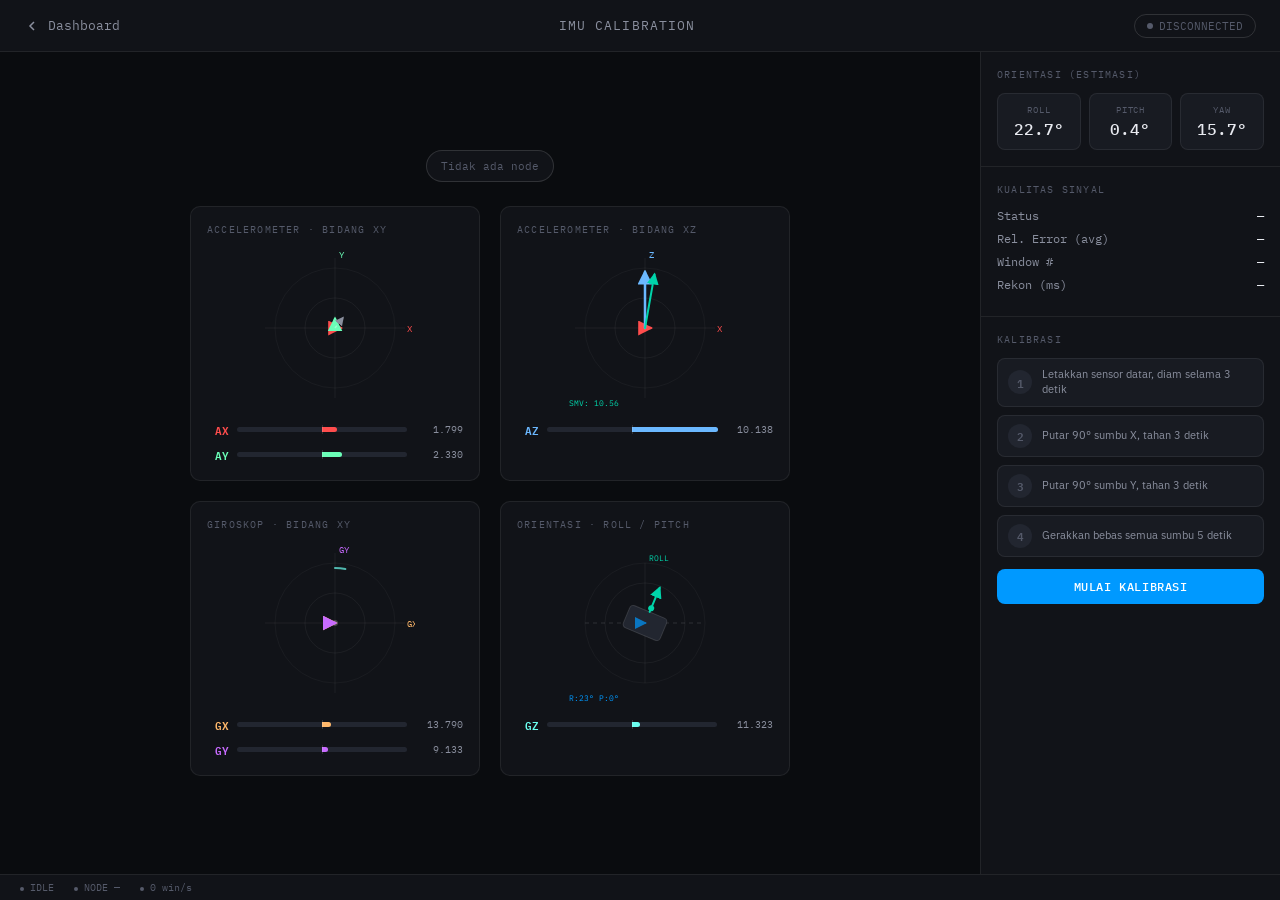
<file: server/static/calibration.html>
<!DOCTYPE html>
<html lang="id">
<head>
<meta charset="UTF-8">
<meta name="viewport" content="width=device-width, initial-scale=1.0">
<title>IMU Calibration — Health Monitor</title>
<style>
@import url('https://fonts.googleapis.com/css2?family=IBM+Plex+Mono:wght@400;500;600&family=IBM+Plex+Sans:wght@300;400;500;600&display=swap');

*, *::before, *::after { box-sizing: border-box; margin: 0; padding: 0; }

:root {
  --bg: #0a0c0f;
  --surface: #111318;
  --surface2: #181b22;
  --surface3: #222630;
  --border: rgba(255,255,255,0.07);
  --border2: rgba(255,255,255,0.13);
  --text: #e8eaf0;
  --text2: #8a8f9e;
  --text3: #555a6a;
  --accent: #00d4aa;
  --accent2: #0099ff;
  --warn: #f5a623;
  --danger: #ff4d4d;
  --ok: #00d4aa;
  --mono: 'IBM Plex Mono', monospace;
  --sans: 'IBM Plex Sans', sans-serif;
  --header-height: 52px;
}

body {
  background: var(--bg);
  color: var(--text);
  font-family: var(--sans);
  font-size: 14px;
  min-height: 100vh;
  overflow: hidden;
  display: flex;
  flex-direction: column;
}

header {
  display: flex;
  align-items: center;
  justify-content: space-between;
  padding: 0 24px;
  height: var(--header-height);
  background: var(--surface);
  border-bottom: 1px solid var(--border);
  flex-shrink: 0;
}

.back-btn {
  display: flex;
  align-items: center;
  gap: 8px;
  color: var(--text2);
  text-decoration: none;
  font-size: 13px;
  font-family: var(--mono);
  transition: color 0.2s;
}
.back-btn:hover { color: var(--text); }

.header-title {
  font-size: 13px;
  font-family: var(--mono);
  color: var(--text2);
  letter-spacing: 0.08em;
  text-transform: uppercase;
}

.ws-badge {
  display: flex;
  align-items: center;
  gap: 6px;
  font-family: var(--mono);
  font-size: 11px;
  padding: 4px 12px;
  border-radius: 20px;
  border: 1px solid var(--border2);
  color: var(--text3);
  transition: all 0.3s;
}
.ws-badge.connected { color: var(--ok); border-color: rgba(0,212,170,0.3); }
.ws-badge.error { color: var(--danger); border-color: rgba(255,77,77,0.3); }
.ws-dot { width: 6px; height: 6px; border-radius: 50%; background: currentColor; }
.ws-dot.pulse { animation: blink 2s ease-in-out infinite; }
@keyframes blink { 0%,100%{opacity:1} 50%{opacity:0.3} }

/* MAIN LAYOUT */
.main {
  display: grid;
  grid-template-columns: 1fr 300px;
  flex: 1;
  overflow: hidden;
  min-height: 0;
}

/* CENTER ARROW VISUALIZATION */
.vis-area {
  display: flex;
  flex-direction: column;
  align-items: center;
  justify-content: center;
  position: relative;
  background: var(--bg);
  gap: 24px;
  padding: 24px;
  overflow: hidden;
}

.vis-title {
  font-family: var(--mono);
  font-size: 10px;
  color: var(--text3);
  letter-spacing: 0.14em;
  text-transform: uppercase;
}

/* Arrow diagram panels */
.arrows-grid {
  display: grid;
  grid-template-columns: 1fr 1fr;
  gap: 20px;
  width: 100%;
  max-width: 600px;
}

.arrow-panel {
  background: var(--surface);
  border: 1px solid var(--border);
  border-radius: 10px;
  padding: 16px;
  display: flex;
  flex-direction: column;
  align-items: center;
  gap: 12px;
}

.panel-label {
  font-family: var(--mono);
  font-size: 10px;
  color: var(--text3);
  letter-spacing: 0.12em;
  text-transform: uppercase;
  align-self: flex-start;
}

.arrow-stage {
  position: relative;
  width: 160px;
  height: 160px;
  flex-shrink: 0;
}

/* SVG arrow stage background grid */
.arrow-stage svg { width: 100%; height: 100%; }

/* Individual axis arrows (per panel, shown by position) */
.axis-arrows {
  display: flex;
  flex-direction: column;
  gap: 6px;
  width: 100%;
}

.axis-row {
  display: flex;
  align-items: center;
  gap: 8px;
}
.axis-tag {
  font-family: var(--mono);
  font-size: 11px;
  font-weight: 600;
  width: 22px;
  flex-shrink: 0;
  text-align: right;
}
.axis-bar-bg {
  flex: 1;
  height: 5px;
  background: var(--surface3);
  border-radius: 3px;
  overflow: visible;
  position: relative;
}
/* Center divider */
.axis-bar-bg::after {
  content: '';
  position: absolute;
  left: 50%;
  top: -2px;
  width: 1px;
  height: 9px;
  background: var(--border2);
}
.axis-bar-pos {
  position: absolute;
  left: 50%;
  top: 0;
  height: 100%;
  border-radius: 0 3px 3px 0;
  transition: width 0.08s linear;
}
.axis-bar-neg {
  position: absolute;
  right: 50%;
  top: 0;
  height: 100%;
  border-radius: 3px 0 0 3px;
  transition: width 0.08s linear;
}
.axis-val {
  font-family: var(--mono);
  font-size: 10px;
  color: var(--text2);
  width: 48px;
  text-align: right;
  flex-shrink: 0;
}

/* Node selector */
.node-selector {
  display: flex;
  gap: 6px;
  background: var(--surface);
  border: 1px solid var(--border2);
  border-radius: 24px;
  padding: 4px 8px;
}
.node-btn {
  background: transparent;
  border: none;
  color: var(--text2);
  font-family: var(--mono);
  font-size: 11px;
  padding: 4px 14px;
  border-radius: 20px;
  cursor: pointer;
  transition: all 0.2s;
}
.node-btn.active { background: var(--accent); color: #000; font-weight: 600; }
.node-btn:hover:not(.active) { color: var(--text); }

/* SIDEBAR */
.sidebar {
  background: var(--surface);
  border-left: 1px solid var(--border);
  display: flex;
  flex-direction: column;
  overflow-y: auto;
}

.sidebar-section {
  padding: 16px;
  border-bottom: 1px solid var(--border);
}
.sidebar-section:last-child { border-bottom: none; }

.section-label {
  font-family: var(--mono);
  font-size: 10px;
  color: var(--text3);
  letter-spacing: 0.12em;
  text-transform: uppercase;
  margin-bottom: 12px;
}

/* ORIENTATION CARDS */
.orient-grid {
  display: grid;
  grid-template-columns: repeat(3, 1fr);
  gap: 8px;
}
.orient-card {
  background: var(--surface2);
  border: 1px solid var(--border);
  border-radius: 8px;
  padding: 10px 6px;
  text-align: center;
}
.orient-card-lbl {
  font-family: var(--mono);
  font-size: 9px;
  color: var(--text3);
  letter-spacing: 0.1em;
  text-transform: uppercase;
  margin-bottom: 4px;
}
.orient-card-val {
  font-family: var(--mono);
  font-size: 16px;
  font-weight: 500;
  color: var(--text);
}

/* QUALITY */
.quality-row {
  display: flex;
  align-items: center;
  justify-content: space-between;
  margin-bottom: 8px;
  font-size: 12px;
}
.quality-label { color: var(--text2); font-family: var(--mono); }
.quality-val { font-family: var(--mono); color: var(--text); }
.quality-val.ok { color: var(--ok); }
.quality-val.warn { color: var(--warn); }
.quality-val.bad { color: var(--danger); }

/* CALIBRATION STEPS */
.calib-steps { display: flex; flex-direction: column; gap: 8px; }

.calib-step {
  display: flex;
  align-items: center;
  gap: 10px;
  padding: 8px 10px;
  background: var(--surface2);
  border: 1px solid var(--border);
  border-radius: 8px;
  transition: all 0.3s;
}
.calib-step.active { border-color: rgba(0,153,255,0.4); background: rgba(0,153,255,0.06); }
.calib-step.done  { border-color: rgba(0,212,170,0.3);  background: rgba(0,212,170,0.04); }

.step-icon {
  width: 24px; height: 24px;
  border-radius: 50%;
  display: flex; align-items: center; justify-content: center;
  font-size: 11px; font-weight: 600;
  flex-shrink: 0;
  background: var(--surface3);
  color: var(--text3);
  font-family: var(--mono);
  transition: all 0.3s;
}
.calib-step.active .step-icon { background: var(--accent2); color: #fff; }
.calib-step.done  .step-icon { background: var(--ok); color: #000; }

.step-text { font-size: 11px; color: var(--text2); line-height: 1.4; }
.calib-step.active .step-text { color: var(--text); }

.calib-btn {
  width: 100%;
  padding: 10px;
  background: var(--accent2);
  border: none;
  border-radius: 8px;
  color: white;
  font-family: var(--mono);
  font-size: 12px;
  font-weight: 500;
  cursor: pointer;
  margin-top: 12px;
  transition: all 0.2s;
  letter-spacing: 0.05em;
}
.calib-btn:hover:not(:disabled) { background: #33aeff; }
.calib-btn:active:not(:disabled) { transform: scale(0.98); }
.calib-btn:disabled { background: var(--surface3); color: var(--text3); cursor: not-allowed; }

/* STATUS BAR */
.status-bar {
  padding: 6px 20px;
  background: var(--surface);
  border-top: 1px solid var(--border);
  display: flex;
  align-items: center;
  gap: 20px;
  font-family: var(--mono);
  font-size: 10px;
  color: var(--text3);
  flex-shrink: 0;
}
.status-dot { width: 4px; height: 4px; border-radius: 50%; background: var(--text3); display: inline-block; margin-right: 6px; }
.status-dot.live { background: var(--ok); animation: blink 2s infinite; }

.sidebar::-webkit-scrollbar { width: 4px; }
.sidebar::-webkit-scrollbar-track { background: transparent; }
.sidebar::-webkit-scrollbar-thumb { background: var(--surface3); border-radius: 2px; }
</style>
</head>
<body>

<header>
  <a href="/" class="back-btn">
    <svg width="16" height="16" viewBox="0 0 16 16" fill="none" stroke="currentColor" stroke-width="1.5">
      <path d="M10 12L6 8l4-4"/>
    </svg>
    Dashboard
  </a>
  <span class="header-title">IMU Calibration</span>
  <div class="ws-badge" id="wsBadge">
    <span class="ws-dot" id="wsDot"></span>
    <span id="wsLabel">DISCONNECTED</span>
  </div>
</header>

<div class="main">

  <!-- ARROW VISUALIZATION AREA -->
  <div class="vis-area">

    <div class="node-selector" id="nodeSel">
      <span style="font-family:var(--mono);font-size:11px;color:var(--text3);padding:4px 6px;">Tidak ada node</span>
    </div>

    <div class="arrows-grid">

      <!-- ACCELEROMETER XY PLANE -->
      <div class="arrow-panel">
        <span class="panel-label">Accelerometer · Bidang XY</span>
        <div class="arrow-stage">
          <svg id="svgAccXY" viewBox="0 0 160 160" xmlns="http://www.w3.org/2000/svg">
            <defs>
              <marker id="arrowR" markerWidth="6" markerHeight="6" refX="5" refY="3" orient="auto">
                <path d="M0,0 L6,3 L0,6 Z" fill="#ff4d4d"/>
              </marker>
              <marker id="arrowG" markerWidth="6" markerHeight="6" refX="5" refY="3" orient="auto">
                <path d="M0,0 L6,3 L0,6 Z" fill="#6bffb8"/>
              </marker>
              <marker id="arrowW" markerWidth="6" markerHeight="6" refX="5" refY="3" orient="auto">
                <path d="M0,0 L6,3 L0,6 Z" fill="#8a8f9e"/>
              </marker>
            </defs>
            <!-- Grid crosshair -->
            <line x1="80" y1="10" x2="80" y2="150" stroke="rgba(255,255,255,0.06)" stroke-width="1"/>
            <line x1="10" y1="80" x2="150" y2="80" stroke="rgba(255,255,255,0.06)" stroke-width="1"/>
            <circle cx="80" cy="80" r="30" fill="none" stroke="rgba(255,255,255,0.05)" stroke-width="1"/>
            <circle cx="80" cy="80" r="60" fill="none" stroke="rgba(255,255,255,0.04)" stroke-width="1"/>
            <!-- Axis labels -->
            <text x="152" y="84" font-family="IBM Plex Mono,monospace" font-size="9" fill="#ff4d4d">X</text>
            <text x="84" y="10" font-family="IBM Plex Mono,monospace" font-size="9" fill="#6bffb8">Y</text>
            <!-- Center dot -->
            <circle cx="80" cy="80" r="3" fill="rgba(255,255,255,0.2)"/>
            <!-- Dynamic arrow: ax direction -->
            <line id="arrowAX" x1="80" y1="80" x2="80" y2="80"
                  stroke="#ff4d4d" stroke-width="2.5" stroke-linecap="round"
                  marker-end="url(#arrowR)"/>
            <!-- Dynamic arrow: ay direction -->
            <line id="arrowAY" x1="80" y1="80" x2="80" y2="80"
                  stroke="#6bffb8" stroke-width="2.5" stroke-linecap="round"
                  marker-end="url(#arrowG)"/>
            <!-- Resultant vector -->
            <line id="arrowAXY" x1="80" y1="80" x2="80" y2="80"
                  stroke="rgba(255,255,255,0.35)" stroke-width="1.5" stroke-dasharray="3,3"
                  marker-end="url(#arrowW)"/>
          </svg>
        </div>
        <div class="axis-arrows">
          <div class="axis-row">
            <span class="axis-tag" style="color:#ff4d4d">AX</span>
            <div class="axis-bar-bg">
              <div class="axis-bar-pos" id="barAxPos" style="background:#ff4d4d;width:0%"></div>
              <div class="axis-bar-neg" id="barAxNeg" style="background:#ff4d4d;width:0%"></div>
            </div>
            <span class="axis-val" id="valAx">0.000</span>
          </div>
          <div class="axis-row">
            <span class="axis-tag" style="color:#6bffb8">AY</span>
            <div class="axis-bar-bg">
              <div class="axis-bar-pos" id="barAyPos" style="background:#6bffb8;width:0%"></div>
              <div class="axis-bar-neg" id="barAyNeg" style="background:#6bffb8;width:0%"></div>
            </div>
            <span class="axis-val" id="valAy">0.000</span>
          </div>
        </div>
      </div>

      <!-- ACCELEROMETER Z + SMV -->
      <div class="arrow-panel">
        <span class="panel-label">Accelerometer · Bidang XZ</span>
        <div class="arrow-stage">
          <svg id="svgAccXZ" viewBox="0 0 160 160" xmlns="http://www.w3.org/2000/svg">
            <defs>
              <marker id="arrowB" markerWidth="6" markerHeight="6" refX="5" refY="3" orient="auto">
                <path d="M0,0 L6,3 L0,6 Z" fill="#6bb8ff"/>
              </marker>
              <marker id="arrowR2" markerWidth="6" markerHeight="6" refX="5" refY="3" orient="auto">
                <path d="M0,0 L6,3 L0,6 Z" fill="#ff4d4d"/>
              </marker>
              <marker id="arrowAccel" markerWidth="6" markerHeight="6" refX="5" refY="3" orient="auto">
                <path d="M0,0 L6,3 L0,6 Z" fill="#00d4aa"/>
              </marker>
            </defs>
            <line x1="80" y1="10" x2="80" y2="150" stroke="rgba(255,255,255,0.06)" stroke-width="1"/>
            <line x1="10" y1="80" x2="150" y2="80" stroke="rgba(255,255,255,0.06)" stroke-width="1"/>
            <circle cx="80" cy="80" r="30" fill="none" stroke="rgba(255,255,255,0.05)" stroke-width="1"/>
            <circle cx="80" cy="80" r="60" fill="none" stroke="rgba(255,255,255,0.04)" stroke-width="1"/>
            <text x="152" y="84" font-family="IBM Plex Mono,monospace" font-size="9" fill="#ff4d4d">X</text>
            <text x="84" y="10" font-family="IBM Plex Mono,monospace" font-size="9" fill="#6bb8ff">Z</text>
            <circle cx="80" cy="80" r="3" fill="rgba(255,255,255,0.2)"/>
            <line id="arrowAX2" x1="80" y1="80" x2="80" y2="80"
                  stroke="#ff4d4d" stroke-width="2.5" stroke-linecap="round"
                  marker-end="url(#arrowR2)"/>
            <line id="arrowAZ" x1="80" y1="80" x2="80" y2="80"
                  stroke="#6bb8ff" stroke-width="2.5" stroke-linecap="round"
                  marker-end="url(#arrowB)"/>
            <!-- Gravity vector (SMV resultant) -->
            <line id="arrowSMV" x1="80" y1="80" x2="80" y2="80"
                  stroke="#00d4aa" stroke-width="2" stroke-linecap="round"
                  marker-end="url(#arrowAccel)"/>
            <text x="4" y="158" font-family="IBM Plex Mono,monospace" font-size="8" fill="#00d4aa" id="smvLabel">SMV: 0.00</text>
          </svg>
        </div>
        <div class="axis-arrows">
          <div class="axis-row">
            <span class="axis-tag" style="color:#6bb8ff">AZ</span>
            <div class="axis-bar-bg">
              <div class="axis-bar-pos" id="barAzPos" style="background:#6bb8ff;width:0%"></div>
              <div class="axis-bar-neg" id="barAzNeg" style="background:#6bb8ff;width:0%"></div>
            </div>
            <span class="axis-val" id="valAz">0.000</span>
          </div>
        </div>
      </div>

      <!-- GYROSCOPE XY -->
      <div class="arrow-panel">
        <span class="panel-label">Giroskop · Bidang XY</span>
        <div class="arrow-stage">
          <svg id="svgGyrXY" viewBox="0 0 160 160" xmlns="http://www.w3.org/2000/svg">
            <defs>
              <marker id="arrowO" markerWidth="6" markerHeight="6" refX="5" refY="3" orient="auto">
                <path d="M0,0 L6,3 L0,6 Z" fill="#ffb86b"/>
              </marker>
              <marker id="arrowP" markerWidth="6" markerHeight="6" refX="5" refY="3" orient="auto">
                <path d="M0,0 L6,3 L0,6 Z" fill="#c86bff"/>
              </marker>
            </defs>
            <line x1="80" y1="10" x2="80" y2="150" stroke="rgba(255,255,255,0.06)" stroke-width="1"/>
            <line x1="10" y1="80" x2="150" y2="80" stroke="rgba(255,255,255,0.06)" stroke-width="1"/>
            <circle cx="80" cy="80" r="30" fill="none" stroke="rgba(255,255,255,0.05)" stroke-width="1"/>
            <circle cx="80" cy="80" r="60" fill="none" stroke="rgba(255,255,255,0.04)" stroke-width="1"/>
            <!-- Rotation arc indicator -->
            <path id="rotArcGZ" d="M 80 20 A 60 60 0 0 1 80 20" fill="none"
                  stroke="#6bfff0" stroke-width="2" stroke-linecap="round"/>
            <text x="152" y="84" font-family="IBM Plex Mono,monospace" font-size="9" fill="#ffb86b">GX</text>
            <text x="84" y="10" font-family="IBM Plex Mono,monospace" font-size="9" fill="#c86bff">GY</text>
            <circle cx="80" cy="80" r="3" fill="rgba(255,255,255,0.2)"/>
            <line id="arrowGX" x1="80" y1="80" x2="80" y2="80"
                  stroke="#ffb86b" stroke-width="2.5" stroke-linecap="round"
                  marker-end="url(#arrowO)"/>
            <line id="arrowGY" x1="80" y1="80" x2="80" y2="80"
                  stroke="#c86bff" stroke-width="2.5" stroke-linecap="round"
                  marker-end="url(#arrowP)"/>
          </svg>
        </div>
        <div class="axis-arrows">
          <div class="axis-row">
            <span class="axis-tag" style="color:#ffb86b">GX</span>
            <div class="axis-bar-bg">
              <div class="axis-bar-pos" id="barGxPos" style="background:#ffb86b;width:0%"></div>
              <div class="axis-bar-neg" id="barGxNeg" style="background:#ffb86b;width:0%"></div>
            </div>
            <span class="axis-val" id="valGx">0.000</span>
          </div>
          <div class="axis-row">
            <span class="axis-tag" style="color:#c86bff">GY</span>
            <div class="axis-bar-bg">
              <div class="axis-bar-pos" id="barGyPos" style="background:#c86bff;width:0%"></div>
              <div class="axis-bar-neg" id="barGyNeg" style="background:#c86bff;width:0%"></div>
            </div>
            <span class="axis-val" id="valGy">0.000</span>
          </div>
        </div>
      </div>

      <!-- GYROSCOPE Z + Roll/Pitch -->
      <div class="arrow-panel">
        <span class="panel-label">Orientasi · Roll / Pitch</span>
        <div class="arrow-stage">
          <svg id="svgOrient" viewBox="0 0 160 160" xmlns="http://www.w3.org/2000/svg">
            <defs>
              <marker id="arrowRoll" markerWidth="6" markerHeight="6" refX="5" refY="3" orient="auto">
                <path d="M0,0 L6,3 L0,6 Z" fill="#00d4aa"/>
              </marker>
              <marker id="arrowPitch" markerWidth="6" markerHeight="6" refX="5" refY="3" orient="auto">
                <path d="M0,0 L6,3 L0,6 Z" fill="#0099ff"/>
              </marker>
            </defs>
            <!-- Horizon reference line -->
            <line x1="20" y1="80" x2="140" y2="80" stroke="rgba(255,255,255,0.12)" stroke-width="1" stroke-dasharray="4,4"/>
            <!-- Vertical reference -->
            <line x1="80" y1="20" x2="80" y2="140" stroke="rgba(255,255,255,0.06)" stroke-width="1"/>
            <!-- Circles -->
            <circle cx="80" cy="80" r="40" fill="none" stroke="rgba(255,255,255,0.05)" stroke-width="1"/>
            <circle cx="80" cy="80" r="60" fill="none" stroke="rgba(255,255,255,0.04)" stroke-width="1"/>
            <!-- Sensor body (rotates) -->
            <g id="sensorBody" transform="rotate(0 80 80)">
              <rect x="60" y="68" width="40" height="24" rx="4"
                    fill="var(--surface3)" stroke="var(--border2)" stroke-width="1"/>
              <!-- LED indicator on top -->
              <circle cx="80" cy="64" r="3" fill="#00d4aa" id="ledDot"/>
              <!-- Arrow showing "up" direction of sensor -->
              <line x1="80" y1="68" x2="80" y2="42"
                    stroke="#00d4aa" stroke-width="2" stroke-linecap="round"
                    marker-end="url(#arrowRoll)"/>
            </g>
            <!-- Pitch arrow (separate, not rotating with roll) -->
            <line id="arrowPitchVis" x1="80" y1="80" x2="80" y2="80"
                  stroke="#0099ff" stroke-width="2" stroke-linecap="round"
                  marker-end="url(#arrowPitch)" opacity="0.7"/>
            <!-- Labels -->
            <text x="84" y="18" font-family="IBM Plex Mono,monospace" font-size="8" fill="#00d4aa">ROLL</text>
            <text x="4" y="158" font-family="IBM Plex Mono,monospace" font-size="8" fill="#0099ff" id="rollPitchLabel">R:0° P:0°</text>
          </svg>
        </div>
        <div class="axis-arrows">
          <div class="axis-row">
            <span class="axis-tag" style="color:#6bfff0">GZ</span>
            <div class="axis-bar-bg">
              <div class="axis-bar-pos" id="barGzPos" style="background:#6bfff0;width:0%"></div>
              <div class="axis-bar-neg" id="barGzNeg" style="background:#6bfff0;width:0%"></div>
            </div>
            <span class="axis-val" id="valGz">0.000</span>
          </div>
        </div>
      </div>

    </div><!-- /arrows-grid -->
  </div><!-- /vis-area -->

  <!-- SIDEBAR -->
  <div class="sidebar">

    <!-- ORIENTATION -->
    <div class="sidebar-section">
      <div class="section-label">Orientasi (estimasi)</div>
      <div class="orient-grid">
        <div class="orient-card">
          <div class="orient-card-lbl">Roll</div>
          <div class="orient-card-val" id="rollVal">0°</div>
        </div>
        <div class="orient-card">
          <div class="orient-card-lbl">Pitch</div>
          <div class="orient-card-val" id="pitchVal">0°</div>
        </div>
        <div class="orient-card">
          <div class="orient-card-lbl">Yaw</div>
          <div class="orient-card-val" id="yawVal">—°</div>
        </div>
      </div>
    </div>

    <!-- SIGNAL QUALITY -->
    <div class="sidebar-section">
      <div class="section-label">Kualitas Sinyal</div>
      <div class="quality-row">
        <span class="quality-label">Status</span>
        <span class="quality-val" id="qStatus">—</span>
      </div>
      <div class="quality-row">
        <span class="quality-label">Rel. Error (avg)</span>
        <span class="quality-val" id="qErr">—</span>
      </div>
      <div class="quality-row">
        <span class="quality-label">Window #</span>
        <span class="quality-val" id="qWin">—</span>
      </div>
      <div class="quality-row">
        <span class="quality-label">Rekon (ms)</span>
        <span class="quality-val" id="qMs">—</span>
      </div>
    </div>

    <!-- CALIBRATION -->
    <div class="sidebar-section">
      <div class="section-label">Kalibrasi</div>
      <div class="calib-steps">
        <div class="calib-step" id="cs0">
          <div class="step-icon">1</div>
          <div class="step-text">Letakkan sensor datar, diam selama 3 detik</div>
        </div>
        <div class="calib-step" id="cs1">
          <div class="step-icon">2</div>
          <div class="step-text">Putar 90° sumbu X, tahan 3 detik</div>
        </div>
        <div class="calib-step" id="cs2">
          <div class="step-icon">3</div>
          <div class="step-text">Putar 90° sumbu Y, tahan 3 detik</div>
        </div>
        <div class="calib-step" id="cs3">
          <div class="step-icon">4</div>
          <div class="step-text">Gerakkan bebas semua sumbu 5 detik</div>
        </div>
      </div>
      <button class="calib-btn" id="calibBtn" onclick="startCalibration()">MULAI KALIBRASI</button>
    </div>

  </div>
</div>

<div class="status-bar">
  <span><span class="status-dot" id="liveDot"></span><span id="liveLabel">IDLE</span></span>
  <span><span class="status-dot"></span><span id="nodeLabel">NODE —</span></span>
  <span><span class="status-dot"></span><span id="rateLabel">0 win/s</span></span>
</div>

<script>
const API_BASE = 'http://localhost:8000';
const WS_BASE  = API_BASE.replace('http', 'ws');

let selectedNode = null;
let wsStream = null;
let winCount = 0, winTotal = 0, lastWinTime = Date.now();

let imu = { ax:0, ay:0, az:9.8, gx:0, gy:0, gz:0 };
let roll = 0, pitch = 0, yaw = 0;
const ALPHA = 0.96;
let lastTs = null;

/* ── Arrow drawing helpers ── */
const SCALE_A = 6.5;   // px per m/s²  (max ±20 m/s² → ±65px from center 80)
const SCALE_G = 0.22;  // px per °/s   (max ±250 → ±55px)
const CX = 80, CY = 80, MAX_R = 62;

function clampVec(dx, dy) {
  const len = Math.sqrt(dx*dx + dy*dy);
  if (len > MAX_R) { const s = MAX_R / len; return [dx*s, dy*s]; }
  return [dx, dy];
}

function setLine(id, x2, y2) {
  const el = document.getElementById(id);
  if (!el) return;
  const [cx, cy] = clampVec(x2 - CX, y2 - CY);
  const ax = CX + cx, ay = CY + cy;
  const len = Math.sqrt(cx*cx + cy*cy);
  if (len < 4) { el.setAttribute('x2', CX); el.setAttribute('y2', CY); return; }
  // Pull back 6px so marker tip lands on target
  const ux = cx / len, uy = cy / len;
  el.setAttribute('x2', (ax - ux * 6).toFixed(1));
  el.setAttribute('y2', (ay - uy * 6).toFixed(1));
}

function updateArrows() {
  const ax = imu.ax, ay = imu.ay, az = imu.az;
  const gx = imu.gx, gy = imu.gy, gz = imu.gz;

  // AccXY: X right, Y up (screen Y inverted)
  setLine('arrowAX',  CX + ax * SCALE_A, CY);
  setLine('arrowAY',  CX, CY - ay * SCALE_A);
  setLine('arrowAXY', CX + ax * SCALE_A, CY - ay * SCALE_A);

  // AccXZ: X right, Z up
  setLine('arrowAX2', CX + ax * SCALE_A, CY);
  setLine('arrowAZ',  CX, CY - az * SCALE_A);
  const smv = Math.sqrt(ax*ax + ay*ay + az*az);
  const smvNorm = smv > 0.01 ? smv : 0.01;
  const sxn = ax / smvNorm, szn = az / smvNorm;
  setLine('arrowSMV', CX + sxn * Math.min(smv * SCALE_A, MAX_R),
                      CY - szn * Math.min(smv * SCALE_A, MAX_R));
  document.getElementById('smvLabel').textContent = 'SMV: ' + smv.toFixed(2);

  // GyrXY
  setLine('arrowGX', CX + gx * SCALE_G, CY);
  setLine('arrowGY', CX, CY - gy * SCALE_G);

  // GZ rotation arc
  const arcAngle = Math.min(Math.abs(gz) / 250 * 240, 240);
  const arcEl = document.getElementById('rotArcGZ');
  if (arcAngle > 2) {
    const rad = arcAngle * Math.PI / 180;
    const r = 55;
    const startAngle = -Math.PI / 2;
    const endAngle = startAngle + (gz > 0 ? rad : -rad);
    const x1 = CX + r * Math.cos(startAngle);
    const y1 = CY + r * Math.sin(startAngle);
    const x2 = CX + r * Math.cos(endAngle);
    const y2 = CY + r * Math.sin(endAngle);
    const largeArc = arcAngle > 180 ? 1 : 0;
    const sweep = gz > 0 ? 1 : 0;
    arcEl.setAttribute('d', `M ${x1.toFixed(1)} ${y1.toFixed(1)} A ${r} ${r} 0 ${largeArc} ${sweep} ${x2.toFixed(1)} ${y2.toFixed(1)}`);
    arcEl.style.opacity = '0.7';
  } else {
    arcEl.setAttribute('d', 'M 80 20 A 60 60 0 0 1 80 20');
    arcEl.style.opacity = '0';
  }

  // Orientation panel: rotate sensor body by roll
  const body = document.getElementById('sensorBody');
  if (body) body.setAttribute('transform', `rotate(${roll.toFixed(1)} 80 80)`);

  // Pitch arrow (tilt up/down)
  const pitchPx = Math.min(Math.abs(pitch) / 90 * 55, 55);
  const pitchDir = pitch >= 0 ? -1 : 1;
  setLine('arrowPitchVis', CX, CY + pitchDir * pitchPx);

  document.getElementById('rollPitchLabel').textContent =
    `R:${roll.toFixed(0)}° P:${pitch.toFixed(0)}°`;
}

function updateBars() {
  function setBar(posId, negId, val, maxVal) {
    const pct = Math.min(Math.abs(val) / maxVal * 100, 100).toFixed(1);
    if (val >= 0) {
      document.getElementById(posId).style.width = pct + '%';
      document.getElementById(negId).style.width = '0%';
    } else {
      document.getElementById(posId).style.width = '0%';
      document.getElementById(negId).style.width = pct + '%';
    }
  }
  setBar('barAxPos','barAxNeg', imu.ax, 20);
  setBar('barAyPos','barAyNeg', imu.ay, 20);
  setBar('barAzPos','barAzNeg', imu.az, 20);
  setBar('barGxPos','barGxNeg', imu.gx, 250);
  setBar('barGyPos','barGyNeg', imu.gy, 250);
  setBar('barGzPos','barGzNeg', imu.gz, 250);

  document.getElementById('valAx').textContent = imu.ax.toFixed(3);
  document.getElementById('valAy').textContent = imu.ay.toFixed(3);
  document.getElementById('valAz').textContent = imu.az.toFixed(3);
  document.getElementById('valGx').textContent = imu.gx.toFixed(3);
  document.getElementById('valGy').textContent = imu.gy.toFixed(3);
  document.getElementById('valGz').textContent = imu.gz.toFixed(3);
}

function updateOrientation() {
  const now = Date.now();
  const dt = lastTs ? (now - lastTs) / 1000 : 0.064;
  lastTs = now;

  const accRoll  = Math.atan2(imu.ay, imu.az) * 180 / Math.PI;
  const accPitch = Math.atan2(-imu.ax, Math.sqrt(imu.ay*imu.ay + imu.az*imu.az)) * 180 / Math.PI;

  roll  = ALPHA * (roll  + imu.gx * dt) + (1 - ALPHA) * accRoll;
  pitch = ALPHA * (pitch + imu.gy * dt) + (1 - ALPHA) * accPitch;
  yaw   = yaw + imu.gz * dt;

  document.getElementById('rollVal').textContent  = roll.toFixed(1)  + '°';
  document.getElementById('pitchVal').textContent = pitch.toFixed(1) + '°';
  document.getElementById('yawVal').textContent   = yaw.toFixed(1)   + '°';
}

function render() {
  updateOrientation();
  updateArrows();
  updateBars();
}

/* ── WebSocket ── */
function setWsStatus(s) {
  const badge = document.getElementById('wsBadge');
  const dot   = document.getElementById('wsDot');
  const label = document.getElementById('wsLabel');
  badge.className = 'ws-badge ' + s;
  label.textContent = s.toUpperCase();
  if (s === 'connected') {
    dot.classList.add('pulse');
    document.getElementById('liveDot').classList.add('live');
    document.getElementById('liveLabel').textContent = 'LIVE';
  } else {
    dot.classList.remove('pulse');
    document.getElementById('liveDot').classList.remove('live');
    document.getElementById('liveLabel').textContent = 'IDLE';
  }
}

function connectWS() {
  if (wsStream) { try { wsStream.close(); } catch(e){} }
  wsStream = new WebSocket(WS_BASE + '/ws/stream');
  wsStream.onopen  = () => setWsStatus('connected');
  wsStream.onerror = () => setWsStatus('error');
  wsStream.onclose = () => { setWsStatus('disconnected'); setTimeout(connectWS, 3000); };

  wsStream.onmessage = (ev) => {
    const d = JSON.parse(ev.data);
    if (d.type === 'snapshot') {
      populateNodeSelector((d.nodes || []).map(n => n.node_id));
      return;
    }
    if (d.type !== 'window') return;
    if (selectedNode !== null && d.node_id !== selectedNode) return;

    winTotal++;
    winCount++;
    const now = Date.now();
    if (now - lastWinTime >= 1000) {
      document.getElementById('rateLabel').textContent =
        (winCount / ((now - lastWinTime) / 1000)).toFixed(1) + ' win/s';
      winCount = 0; lastWinTime = now;
    }
    document.getElementById('nodeLabel').textContent = 'NODE ' + d.node_id;

    if (d.quality && d.quality.signals) {
      const sigs = d.quality.signals;
      ['ax','ay','az','gx','gy','gz'].forEach(s => {
        if (sigs[s]) {
          const snr = sigs[s].snr_db || 0;
          const rel = sigs[s].rel_error || 0;
          const fidelity = Math.max(0, 1 - rel);
          imu[s] = imu[s] * 0.7 + (Math.random() - 0.5) * fidelity * 2.5;
        }
      });
      const mag = d.hr > 0 ? (d.hr - 60) / 200 : 0.1;
      imu.ax += (Math.random() - 0.5) * mag;
      imu.ay += (Math.random() - 0.5) * mag;
      imu.az  = imu.az * 0.9 + (9.8 + (Math.random() - 0.5) * 0.3) * 0.1;
    }

    if (d.quality) {
      const q = d.quality;
      const err = q.avg_rel_error;
      const errEl = document.getElementById('qErr');
      errEl.textContent = err != null ? err.toFixed(4) : '—';
      errEl.className = 'quality-val ' + (err < 0.1 ? 'ok' : err < 0.25 ? 'warn' : 'bad');

      const stEl = document.getElementById('qStatus');
      if (q.any_critical) { stEl.textContent = 'CRITICAL'; stEl.className = 'quality-val bad'; }
      else if (q.any_low_quality) { stEl.textContent = 'LOW QUAL'; stEl.className = 'quality-val warn'; }
      else { stEl.textContent = 'OK'; stEl.className = 'quality-val ok'; }
    }
    document.getElementById('qWin').textContent = '#' + d.window_num;
    document.getElementById('qMs').textContent  = (d.elapsed_ms || 0).toFixed(1) + ' ms';

    render();
  };
}

/* ── Node Selector ── */
async function fetchNodes() {
  try {
    const r = await fetch(API_BASE + '/api/status');
    if (!r.ok) return;
    const d = await r.json();
    populateNodeSelector((d.nodes || []).map(n => n.node_id));
  } catch(e) {}
}

function populateNodeSelector(ids) {
  const sel = document.getElementById('nodeSel');
  sel.innerHTML = '';
  if (!ids.length) {
    sel.innerHTML = '<span style="font-family:var(--mono);font-size:11px;color:var(--text3);padding:4px 8px;">Tidak ada node</span>';
    return;
  }
  const allBtn = document.createElement('button');
  allBtn.className = 'node-btn' + (selectedNode === null ? ' active' : '');
  allBtn.textContent = 'ALL';
  allBtn.onclick = () => { selectedNode = null; refreshNodeBtns(null, ids); };
  sel.appendChild(allBtn);
  ids.forEach(id => {
    const btn = document.createElement('button');
    btn.className = 'node-btn' + (selectedNode === id ? ' active' : '');
    btn.textContent = 'N' + id;
    btn.onclick = () => { selectedNode = id; refreshNodeBtns(id, ids); };
    sel.appendChild(btn);
  });
}

function refreshNodeBtns(active, ids) {
  const btns = [...document.querySelectorAll('.node-btn')];
  btns.forEach((b, i) => {
    b.classList.toggle('active', i === 0 ? active === null : ids[i - 1] === active);
  });
}

/* ── Idle demo animation ── */
let demoT = 0;
const demoTimer = setInterval(() => {
  if (winTotal > 0) { clearInterval(demoTimer); return; }
  demoT += 0.025;
  imu.ax = Math.sin(demoT * 0.8) * 3.5;
  imu.ay = Math.cos(demoT * 0.55) * 2.5;
  imu.az = 9.8 + Math.sin(demoT * 1.1) * 0.5;
  imu.gx = Math.cos(demoT * 1.2) * 20;
  imu.gy = Math.sin(demoT * 0.9) * 16;
  imu.gz = Math.cos(demoT * 0.5) * 12;
  render();
}, 50);

/* ── Calibration FSM ── */
let calibActive = false, calibIdx = -1, calibTimer = null;
const CALIB_DUR = [3000, 3000, 3000, 5000];

function startCalibration() {
  if (calibActive) return;
  calibActive = true; calibIdx = 0;
  document.getElementById('calibBtn').disabled = true;
  document.getElementById('calibBtn').textContent = 'KALIBRASI BERJALAN...';
  runCalibPhase();
}

function runCalibPhase() {
  if (calibIdx >= 4) { finishCalibration(); return; }
  document.querySelectorAll('.calib-step').forEach((el, i) => {
    el.className = 'calib-step' + (i < calibIdx ? ' done' : i === calibIdx ? ' active' : '');
    el.querySelector('.step-icon').textContent = i < calibIdx ? '✓' : i + 1;
  });
  calibTimer = setTimeout(() => { calibIdx++; runCalibPhase(); }, CALIB_DUR[calibIdx] || 3000);
}

function finishCalibration() {
  calibActive = false;
  document.getElementById('calibBtn').disabled = false;
  document.getElementById('calibBtn').textContent = 'KALIBRASI ULANG';
  document.querySelectorAll('.calib-step').forEach(el => {
    el.className = 'calib-step done';
    el.querySelector('.step-icon').textContent = '✓';
  });
}

/* ── Init ── */
fetchNodes();
connectWS();
</script>
</body>
</html>
</file>
